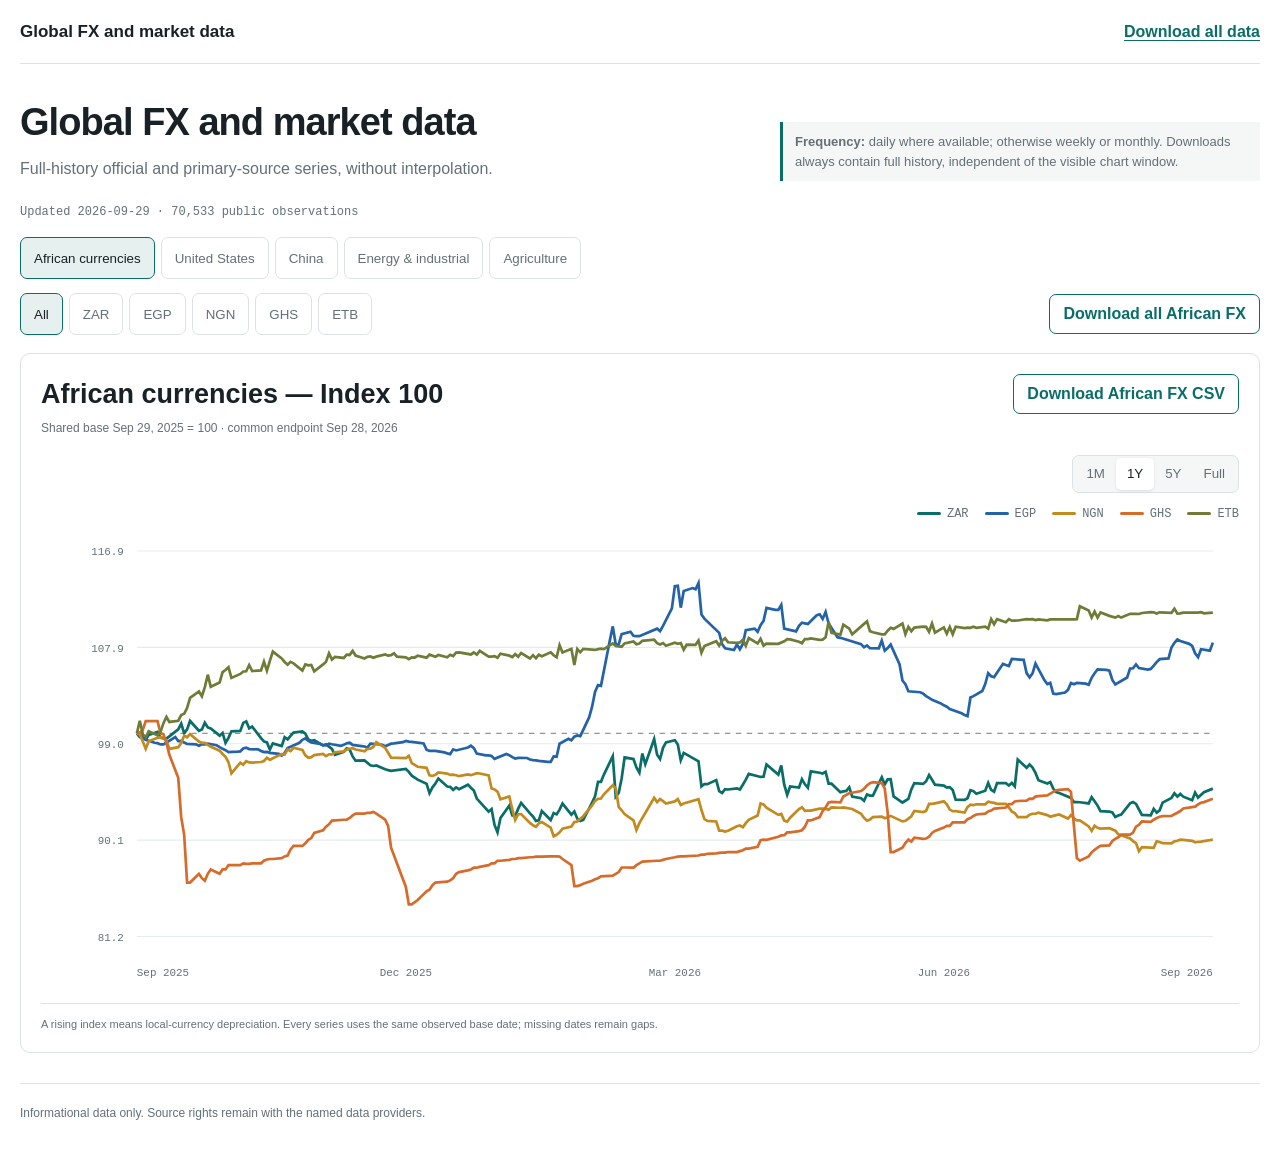
<file: index.html>
<!doctype html>
<html lang="en">
  <head>
    <meta charset="utf-8" />
    <meta name="viewport" content="width=device-width, initial-scale=1" />
    <meta name="description" content="Official exchange rates, inflation, policy rates, financial conditions and commodity prices." />
    <meta name="theme-color" content="#ffffff" />
    <title>Global FX and market data</title>
    <link rel="stylesheet" href="assets/styles.css" />
    <script src="assets/app.js" defer></script>
  </head>
  <body>
    <a class="skip-link" href="#dashboard">Skip to charts</a>
    <header class="site-header">
      <a class="site-title" href="./">Global FX and market data</a>
      <a class="download-link" href="data/all_series.csv" download>Download all data</a>
    </header>

    <main id="dashboard" class="page-shell">
      <section class="intro" aria-labelledby="page-title">
        <div>
          <h1 id="page-title">Global FX and market data</h1>
          <p>Full-history official and primary-source series, without interpolation.</p>
        </div>
        <p class="orientation"><strong>Frequency:</strong> daily where available; otherwise weekly or monthly. Downloads always contain full history, independent of the visible chart window.</p>
      </section>

      <p id="data-status" class="data-status" aria-live="polite">Loading data…</p>
      <div id="error-panel" class="error-panel" role="alert" hidden></div>
      <nav id="main-tabs" class="main-tabs" role="tablist" aria-label="Data category"></nav>
      <section id="africa-controls" class="africa-controls" hidden>
        <div id="africa-tabs" class="country-tabs" role="tablist" aria-label="African currency"></div>
        <a id="country-download" class="download-link download-button" href="#" download>Download country data</a>
      </section>
      <section id="chart-grid" class="chart-grid" aria-live="polite"></section>
    </main>

    <footer>Informational data only. Source rights remain with the named data providers.</footer>
  </body>
</html>
</file>
<file: assets/styles.css>
:root {
  --ink: #172126;
  --muted: #647077;
  --line: #dce2e5;
  --soft: #f5f7f7;
  --accent: #096d68;
  --accent-soft: #e6f1ef;
  --sans: Inter, ui-sans-serif, -apple-system, BlinkMacSystemFont, "Segoe UI", sans-serif;
  --mono: ui-monospace, SFMono-Regular, Menlo, Monaco, Consolas, monospace;
}

* { box-sizing: border-box; }
[hidden] { display: none !important; }
body { margin: 0; color: var(--ink); background: #fff; font-family: var(--sans); line-height: 1.5; }
a { color: var(--accent); text-underline-offset: 3px; }
button, a { -webkit-tap-highlight-color: transparent; }
button:focus-visible, a:focus-visible, [tabindex]:focus-visible { outline: 3px solid #e4b94f; outline-offset: 3px; }
.skip-link { position: fixed; z-index: 20; top: 8px; left: 8px; padding: 8px 12px; color: #fff; background: #111; transform: translateY(-160%); }
.skip-link:focus { transform: translateY(0); }

.site-header, .page-shell, footer { width: min(1240px, calc(100% - 36px)); margin-inline: auto; }
.site-header { min-height: 64px; display: flex; align-items: center; justify-content: space-between; gap: 24px; border-bottom: 1px solid var(--line); }
.site-title { color: var(--ink); font-size: 17px; font-weight: 750; text-decoration: none; }
.download-link { font-weight: 700; }
.download-button { display: inline-flex; min-height: 38px; padding: 7px 13px; align-items: center; border: 1px solid var(--accent); border-radius: 7px; text-decoration: none; white-space: nowrap; }

.intro { padding: 30px 0 20px; display: flex; justify-content: space-between; align-items: end; gap: 30px; }
h1, h2, h3, p { margin-top: 0; }
h1 { margin-bottom: 6px; font-size: clamp(26px, 4vw, 38px); letter-spacing: -0.025em; }
.intro p { margin-bottom: 0; color: var(--muted); }
.orientation { max-width: 480px; padding: 10px 12px; font-size: 13px; background: var(--soft); border-left: 3px solid var(--accent); }
.data-status { margin: 2px 0 16px; color: var(--muted); font-family: var(--mono); font-size: 12px; }
.error-panel { margin-bottom: 18px; padding: 12px; color: #8b3028; background: #fae9e7; border: 1px solid #eec4c0; }

.main-tabs, .country-tabs { display: flex; gap: 6px; overflow-x: auto; scrollbar-width: thin; }
.main-tabs { margin-bottom: 14px; }
.main-tabs button, .country-tabs button { min-height: 42px; padding: 8px 13px; color: var(--muted); background: #fff; border: 1px solid var(--line); border-radius: 7px; cursor: pointer; white-space: nowrap; }
.main-tabs button[aria-selected="true"], .country-tabs button[aria-selected="true"] { color: var(--ink); background: var(--accent-soft); border-color: var(--accent); }
.africa-controls { display: flex; align-items: center; justify-content: space-between; gap: 18px; margin: 0 0 18px; }

.chart-grid { display: grid; gap: 20px; }
.chart-card { min-width: 0; padding: 20px; border: 1px solid var(--line); border-radius: 10px; }
.chart-card-header { display: flex; justify-content: space-between; align-items: start; gap: 20px; }
.chart-card h2 { margin-bottom: 4px; font-size: clamp(20px, 2.5vw, 27px); }
.chart-meta { margin-bottom: 0; color: var(--muted); font-size: 12px; }
.chart-toolbar { display: flex; justify-content: space-between; gap: 14px; margin: 18px 0 8px; }
.chart-legend { display: flex; justify-content: flex-end; gap: 16px; min-height: 26px; flex-wrap: wrap; color: var(--muted); font-family: var(--mono); font-size: 12px; }
.legend-item { display: inline-flex; align-items: center; gap: 6px; }
.legend-swatch { width: 24px; height: 3px; border-radius: 2px; }
.segmented-control { display: inline-flex; padding: 2px; background: var(--soft); border: 1px solid var(--line); border-radius: 7px; }
.segmented-control button { min-height: 32px; padding: 5px 11px; color: var(--muted); background: transparent; border: 0; border-radius: 5px; cursor: pointer; }
.segmented-control button[aria-pressed="true"] { color: var(--ink); background: #fff; box-shadow: 0 1px 3px rgba(0,0,0,.1); }
.chart-shell { position: relative; min-height: 330px; }
.chart svg { display: block; width: 100%; height: auto; min-height: 330px; }
.grid-line { stroke: #e7ebed; stroke-width: 1; }
.axis-label { fill: var(--muted); font-family: var(--mono); font-size: 10px; }
.baseline { stroke: #8c969b; stroke-width: 1; stroke-dasharray: 5 5; }
.data-line { fill: none; stroke: var(--accent); stroke-width: 2.5; stroke-linecap: round; stroke-linejoin: round; }
.hover-guide { stroke: #354248; stroke-width: 1; stroke-dasharray: 3 4; }
.hover-point { fill: #fff; stroke: var(--accent); stroke-width: 3; }
.chart-tooltip { position: absolute; z-index: 5; width: 220px; padding: 9px 11px; color: #fff; background: rgba(23,33,38,.94); border-radius: 6px; pointer-events: none; font-size: 11px; }
.chart-tooltip span, .chart-tooltip strong { display: block; }
.chart-tooltip strong { margin: 2px 0 4px; font-size: 13px; }
.chart-footer { display: flex; justify-content: space-between; align-items: start; gap: 20px; margin-top: 8px; padding-top: 12px; border-top: 1px solid var(--line); color: var(--muted); font-size: 11px; }
.chart-footer p { margin: 0; }
.chart-footer a { flex: 0 0 auto; }
.empty-state { padding: 24px; color: var(--muted); background: var(--soft); border-radius: 8px; }

footer { margin-top: 30px; padding: 20px 0 34px; color: var(--muted); border-top: 1px solid var(--line); font-size: 12px; }

@media (max-width: 800px) {
  .intro { align-items: start; flex-direction: column; }
  .africa-controls { align-items: stretch; flex-direction: column; }
  .africa-controls .download-button { align-self: flex-start; }
}

@media (max-width: 560px) {
  .site-header { align-items: start; padding: 14px 0; flex-direction: column; }
  .chart-card { padding: 14px; }
  .chart-card-header, .chart-toolbar, .chart-footer { align-items: stretch; flex-direction: column; }
  .segmented-control { overflow-x: auto; }
  .chart-shell, .chart svg { min-height: 290px; }
}
</file>
